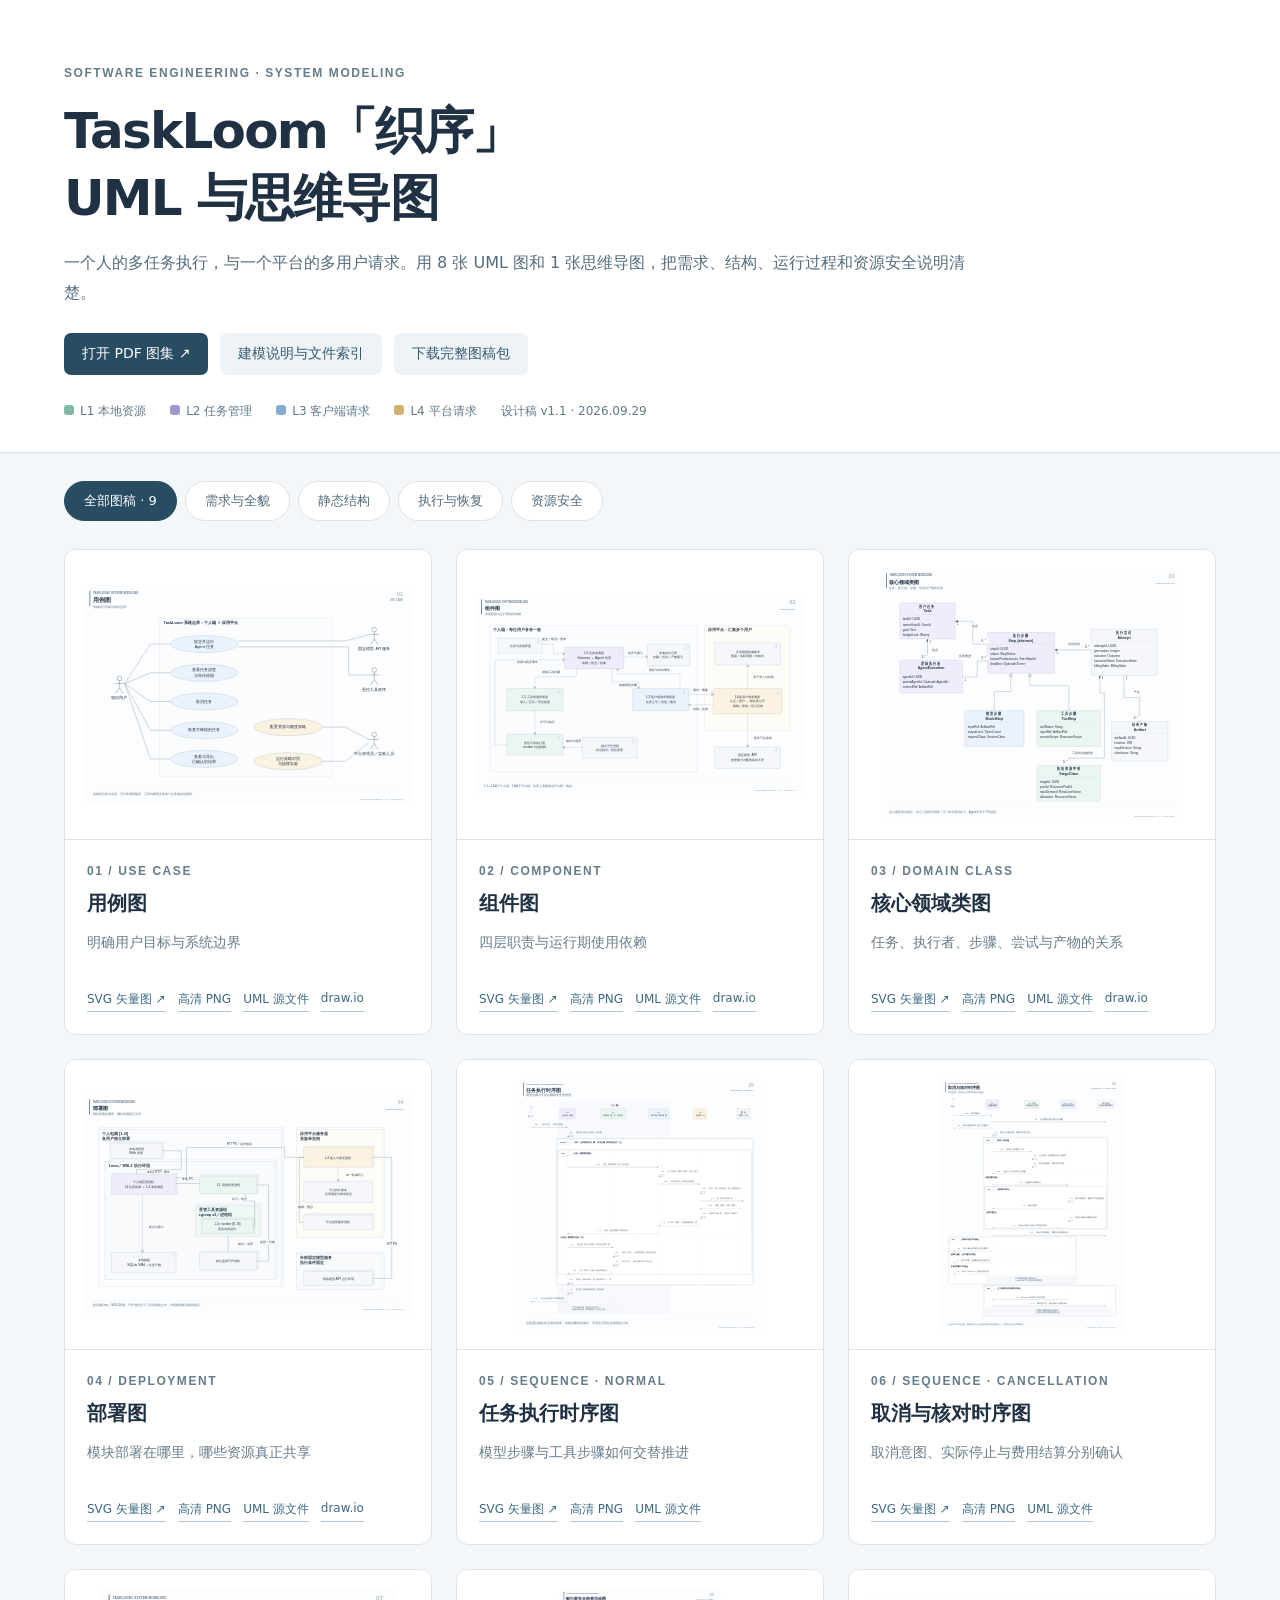
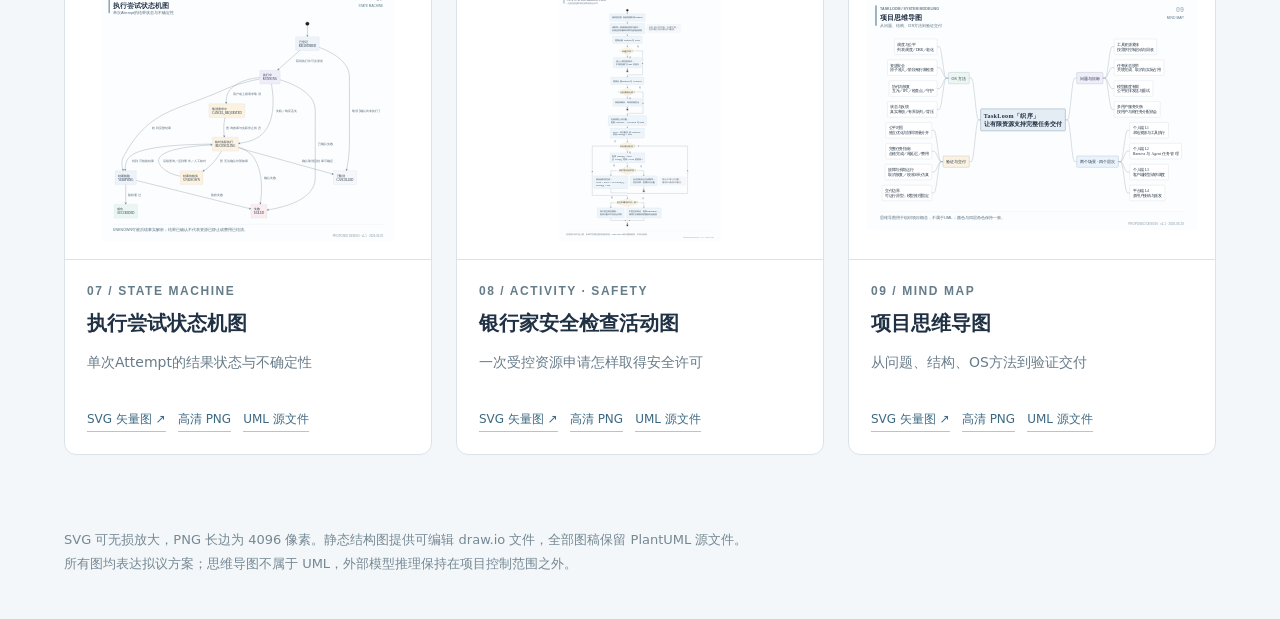
<file: docs/diagrams/index.html>
<!doctype html><html lang="zh-CN"><meta charset="utf-8"><meta name="viewport" content="width=device-width,initial-scale=1"><title>TaskLoom「织序」· 建模图集</title><style>
:root{color-scheme:light;--ink:#203144;--muted:#657c8a;--line:#dbe3e9}*{box-sizing:border-box}body{margin:0;background:#f4f7f9;color:var(--ink);font-family:"Microsoft YaHei",system-ui,sans-serif}header{padding:64px max(5vw,28px) 32px;background:#fff;border-bottom:1px solid var(--line)}.eyebrow{font:600 12px/1.5 Arial,sans-serif;letter-spacing:.13em;color:var(--muted)}h1{font-size:clamp(30px,4vw,50px);letter-spacing:-.035em;margin:16px 0}header p{max-width:920px;font-size:16px;line-height:1.9;color:#546c7d}.actions{display:flex;gap:12px;flex-wrap:wrap;margin:24px 0 10px}.actions a{padding:12px 18px;background:#284d63;color:white;text-decoration:none;border-radius:7px;font-size:14px}.actions a.secondary{background:#edf3f7;color:#365970}.legend{display:flex;gap:24px;flex-wrap:wrap;font-size:12px;color:#607988;margin-top:28px}.legend i{display:inline-block;width:10px;height:10px;border-radius:3px;margin-right:6px}.filters{display:flex;gap:8px;flex-wrap:wrap;margin:28px max(5vw,28px)}.filters button{background:#fff;border:1px solid var(--line);border-radius:30px;padding:10px 19px;font:inherit;font-size:13px;color:#536a7b;cursor:pointer}.filters button.active{background:#284d63;color:white;border-color:#284d63}main{padding:0 max(5vw,28px) 48px;display:grid;grid-template-columns:repeat(3,minmax(0,1fr));gap:24px}.card{background:#fff;border:1px solid var(--line);border-radius:12px;overflow:hidden}.preview{display:block;width:100%;height:290px;border:0;border-bottom:1px solid var(--line);padding:18px;background:#fff;cursor:zoom-in}.preview img{width:100%;height:100%;object-fit:contain}.info{padding:22px}.info h2{font-size:20px;margin:10px 0}.info p{font-size:14px;color:#687c8a;line-height:1.7;min-height:46px}.links{display:flex;gap:12px;flex-wrap:wrap}.links a{font-size:12px;color:#3c6982;text-decoration:none;border-bottom:1px solid #b1c5d2;padding-bottom:3px}footer{padding:25px 5vw 42px;color:#748894;font-size:13px;line-height:1.9}dialog{width:96vw;max-width:none;height:95vh;max-height:none;padding:0;border:0;border-radius:12px;box-shadow:0 20px 100px #172f4555;background:#edf1f4}dialog::backdrop{background:#122b3e9c}.toolbar{height:64px;display:flex;align-items:center;gap:12px;background:white;padding:0 22px;border-bottom:1px solid var(--line)}.toolbar strong{flex:1}.toolbar button{border:1px solid var(--line);background:#fff;color:#365b70;padding:7px 12px;border-radius:5px;cursor:pointer;font:inherit}.stage{height:calc(100% - 64px);overflow:auto;padding:24px;text-align:center}.stage img{max-width:none;box-shadow:0 3px 14px #20314418;background:white}kbd{font-size:11px;color:#8a9ba7}@media(max-width:1100px){main{grid-template-columns:repeat(2,minmax(0,1fr))}}@media(max-width:650px){main{grid-template-columns:1fr}.toolbar kbd{display:none}.toolbar{padding:0 10px;gap:5px}.toolbar strong{font-size:12px}}
</style><header><div class="eyebrow">SOFTWARE ENGINEERING · SYSTEM MODELING</div><h1>TaskLoom「织序」<br>UML 与思维导图</h1><p>一个人的多任务执行，与一个平台的多用户请求。用 8 张 UML 图和 1 张思维导图，把需求、结构、运行过程和资源安全说明清楚。</p><div class="actions"><a href="TaskLoom_建模图集.pdf" target="_blank">打开 PDF 图集 ↗</a><a class="secondary" href="README.md">建模说明与文件索引</a><a class="secondary" href="TaskLoom_建模图集_源文件与高清图.zip" download>下载完整图稿包</a></div><div class="legend"><span><i style="background:#83b8a7"></i>L1 本地资源</span><span><i style="background:#a099cb"></i>L2 任务管理</span><span><i style="background:#84add0"></i>L3 客户端请求</span><span><i style="background:#d0b26e"></i>L4 平台请求</span><span>设计稿 v1.1 · 2026.09.29</span></div></header><nav class="filters"><button class="active" data-filter="全部">全部图稿 · 9</button><button data-filter="需求与全貌">需求与全貌</button><button data-filter="静态结构">静态结构</button><button data-filter="执行与恢复">执行与恢复</button><button data-filter="资源安全">资源安全</button></nav><main><article class="card" data-group="需求与全貌"><button class="preview" data-index="0" aria-label="放大用例图"><img src="svg/01_use_case.svg" alt="用例图"></button><div class="info"><div class="eyebrow">01 / USE CASE</div><h2>用例图</h2><p>明确用户目标与系统边界</p><div class="links"><a href="svg/01_use_case.svg" target="_blank">SVG 矢量图 ↗</a><a href="png/01_use_case.png" download>高清 PNG</a><a href="source/01_use_case.puml" download>UML 源文件</a><a href="source/01_use_case.drawio" download>draw.io</a></div></div></article><article class="card" data-group="静态结构"><button class="preview" data-index="1" aria-label="放大组件图"><img src="svg/02_component.svg" alt="组件图"></button><div class="info"><div class="eyebrow">02 / COMPONENT</div><h2>组件图</h2><p>四层职责与运行期使用依赖</p><div class="links"><a href="svg/02_component.svg" target="_blank">SVG 矢量图 ↗</a><a href="png/02_component.png" download>高清 PNG</a><a href="source/02_component.puml" download>UML 源文件</a><a href="source/02_component.drawio" download>draw.io</a></div></div></article><article class="card" data-group="静态结构"><button class="preview" data-index="2" aria-label="放大核心领域类图"><img src="svg/03_domain_class.svg" alt="核心领域类图"></button><div class="info"><div class="eyebrow">03 / DOMAIN CLASS</div><h2>核心领域类图</h2><p>任务、执行者、步骤、尝试与产物的关系</p><div class="links"><a href="svg/03_domain_class.svg" target="_blank">SVG 矢量图 ↗</a><a href="png/03_domain_class.png" download>高清 PNG</a><a href="source/03_domain_class.puml" download>UML 源文件</a><a href="source/03_domain_class.drawio" download>draw.io</a></div></div></article><article class="card" data-group="静态结构"><button class="preview" data-index="3" aria-label="放大部署图"><img src="svg/04_deployment.svg" alt="部署图"></button><div class="info"><div class="eyebrow">04 / DEPLOYMENT</div><h2>部署图</h2><p>模块部署在哪里，哪些资源真正共享</p><div class="links"><a href="svg/04_deployment.svg" target="_blank">SVG 矢量图 ↗</a><a href="png/04_deployment.png" download>高清 PNG</a><a href="source/04_deployment.puml" download>UML 源文件</a><a href="source/04_deployment.drawio" download>draw.io</a></div></div></article><article class="card" data-group="执行与恢复"><button class="preview" data-index="4" aria-label="放大任务执行时序图"><img src="svg/05_task_sequence.svg" alt="任务执行时序图"></button><div class="info"><div class="eyebrow">05 / SEQUENCE · NORMAL</div><h2>任务执行时序图</h2><p>模型步骤与工具步骤如何交替推进</p><div class="links"><a href="svg/05_task_sequence.svg" target="_blank">SVG 矢量图 ↗</a><a href="png/05_task_sequence.png" download>高清 PNG</a><a href="source/05_task_sequence.puml" download>UML 源文件</a></div></div></article><article class="card" data-group="执行与恢复"><button class="preview" data-index="5" aria-label="放大取消与核对时序图"><img src="svg/06_cancel_recovery_sequence.svg" alt="取消与核对时序图"></button><div class="info"><div class="eyebrow">06 / SEQUENCE · CANCELLATION</div><h2>取消与核对时序图</h2><p>取消意图、实际停止与费用结算分别确认</p><div class="links"><a href="svg/06_cancel_recovery_sequence.svg" target="_blank">SVG 矢量图 ↗</a><a href="png/06_cancel_recovery_sequence.png" download>高清 PNG</a><a href="source/06_cancel_recovery_sequence.puml" download>UML 源文件</a></div></div></article><article class="card" data-group="执行与恢复"><button class="preview" data-index="6" aria-label="放大执行尝试状态机图"><img src="svg/07_attempt_state.svg" alt="执行尝试状态机图"></button><div class="info"><div class="eyebrow">07 / STATE MACHINE</div><h2>执行尝试状态机图</h2><p>单次Attempt的结果状态与不确定性</p><div class="links"><a href="svg/07_attempt_state.svg" target="_blank">SVG 矢量图 ↗</a><a href="png/07_attempt_state.png" download>高清 PNG</a><a href="source/07_attempt_state.puml" download>UML 源文件</a></div></div></article><article class="card" data-group="资源安全"><button class="preview" data-index="7" aria-label="放大银行家安全检查活动图"><img src="svg/08_bankers_activity.svg" alt="银行家安全检查活动图"></button><div class="info"><div class="eyebrow">08 / ACTIVITY · SAFETY</div><h2>银行家安全检查活动图</h2><p>一次受控资源申请怎样取得安全许可</p><div class="links"><a href="svg/08_bankers_activity.svg" target="_blank">SVG 矢量图 ↗</a><a href="png/08_bankers_activity.png" download>高清 PNG</a><a href="source/08_bankers_activity.puml" download>UML 源文件</a></div></div></article><article class="card" data-group="需求与全貌"><button class="preview" data-index="8" aria-label="放大项目思维导图"><img src="svg/09_project_mindmap.svg" alt="项目思维导图"></button><div class="info"><div class="eyebrow">09 / MIND MAP</div><h2>项目思维导图</h2><p>从问题、结构、OS方法到验证交付</p><div class="links"><a href="svg/09_project_mindmap.svg" target="_blank">SVG 矢量图 ↗</a><a href="png/09_project_mindmap.png" download>高清 PNG</a><a href="source/09_project_mindmap.puml" download>UML 源文件</a></div></div></article></main><footer>SVG 可无损放大，PNG 长边为 4096 像素。静态结构图提供可编辑 draw.io 文件，全部图稿保留 PlantUML 源文件。<br>所有图均表达拟议方案；思维导图不属于 UML，外部模型推理保持在项目控制范围之外。</footer><dialog id="viewer"><div class="toolbar"><strong id="vtitle"></strong><kbd>← → 切图 · Esc 关闭</kbd><button id="prev" aria-label="上一张">←</button><button id="next" aria-label="下一张">→</button><button id="minus" aria-label="缩小">−</button><button id="fit">适合窗口</button><button id="plus" aria-label="放大">＋</button><button id="close">关闭</button></div><div class="stage" id="stage"><img id="large" alt=""></div></dialog><script>
const diagrams=[{"key":"01_use_case","title":"用例图","type":"USE CASE","group":"需求与全貌","subtitle":"明确用户目标与系统边界","note":"连线表示参与关系，不代表调用顺序；工具与模型并非每个任务都必须调用。","index":1,"width":2130,"height":1410,"svg":"svg/01_use_case.svg","png":"png/01_use_case.png","puml":"source/01_use_case.puml","drawio":"source/01_use_case.drawio"},{"key":"02_component","title":"组件图","type":"COMPONENT","group":"静态结构","subtitle":"四层职责与运行期使用依赖","note":"L1—L3属于个人端，L4属于平台端；共享上游额度由平台唯一裁决。","index":2,"width":2230,"height":1360,"svg":"svg/02_component.svg","png":"png/02_component.png","puml":"source/02_component.puml","drawio":"source/02_component.drawio"},{"key":"03_domain_class","title":"核心领域类图","type":"DOMAIN CLASS","group":"静态结构","subtitle":"任务、执行者、步骤、尝试与产物的关系","note":"实心菱形表示组合，空心三角表示继承；0..*表示零到多个。Agent不等于OS进程。","index":3,"width":2080,"height":1730,"svg":"svg/03_domain_class.svg","png":"png/03_domain_class.png","puml":"source/03_domain_class.puml","drawio":"source/03_domain_class.drawio"},{"key":"04_deployment","title":"部署图","type":"DEPLOYMENT","group":"静态结构","subtitle":"模块部署在哪里，哪些资源真正共享","note":"拟议的Linux／WSL2部署；守护进程位于工具资源组之外，外部模型配置保持固定。","index":4,"width":2250,"height":1500,"svg":"svg/04_deployment.svg","png":"png/04_deployment.png","puml":"source/04_deployment.puml","drawio":"source/04_deployment.drawio"},{"key":"05_task_sequence","title":"任务执行时序图","type":"SEQUENCE · NORMAL","group":"执行与恢复","subtitle":"模型步骤与工具步骤如何交替推进","note":"这是通过验收的主成功场景；未来步骤动态揭示，不假定完整任务图预先已知。","index":5,"width":1917,"height":1992,"svg":"svg/05_task_sequence.svg","png":"png/05_task_sequence.png","puml":"source/05_task_sequence.puml","drawio":null},{"key":"06_cancel_recovery_sequence","title":"取消与核对时序图","type":"SEQUENCE · CANCELLATION","group":"执行与恢复","subtitle":"取消意图、实际停止与费用结算分别确认","note":"par表示可并发收敛；账本参与方为各自权威记录的逻辑汇总，不是跨主机共享数据库。","index":6,"width":1727,"height":2406,"svg":"svg/06_cancel_recovery_sequence.svg","png":"png/06_cancel_recovery_sequence.png","puml":"source/06_cancel_recovery_sequence.puml","drawio":null},{"key":"07_attempt_state","title":"执行尝试状态机图","type":"STATE MACHINE","group":"执行与恢复","subtitle":"单次Attempt的结果状态与不确定性","note":"UNKNOWN可被后续事实解析；结果已确认不代表资源已静止或费用已结清。","index":7,"width":1609,"height":1389,"svg":"svg/07_attempt_state.svg","png":"png/07_attempt_state.png","puml":"source/07_attempt_state.puml","drawio":null},{"key":"08_bankers_activity","title":"银行家安全检查活动图","type":"ACTIVITY · SAFETY","group":"资源安全","subtitle":"一次受控资源申请怎样取得安全许可","note":"仅适用于有可信上限、申请可拦截且能结束的阶段；RECHECK表示重新检查，不表示批准。","index":8,"width":1450,"height":2265,"svg":"svg/08_bankers_activity.svg","png":"png/08_bankers_activity.png","puml":"source/08_bankers_activity.puml","drawio":null},{"key":"09_project_mindmap","title":"项目思维导图","type":"MIND MAP","group":"需求与全貌","subtitle":"从问题、结构、OS方法到验证交付","note":"思维导图用于组织项目概念，不属于UML；颜色与四层角色保持一致。","index":9,"width":1635,"height":1150,"svg":"svg/09_project_mindmap.svg","png":"png/09_project_mindmap.png","puml":"source/09_project_mindmap.puml","drawio":null}],dialog=document.querySelector('#viewer'),large=document.querySelector('#large'),stage=document.querySelector('#stage');let current=0,zoom=1,base=1;
function scale(){large.style.width=diagrams[current].width*base*zoom+'px';large.style.height='auto'}function fit(){let d=diagrams[current];base=Math.min((stage.clientWidth-48)/d.width,(stage.clientHeight-48)/d.height);zoom=1;scale();stage.scrollTo(0,0)}function show(i){current=(i+diagrams.length)%diagrams.length;const d=diagrams[current];large.src=d.svg;large.alt=d.title;document.querySelector('#vtitle').textContent=String(d.index).padStart(2,'0')+' · '+d.title;if(!dialog.open)dialog.showModal();requestAnimationFrame(fit)}document.querySelectorAll('.preview').forEach(b=>b.onclick=()=>show(+b.dataset.index));document.querySelectorAll('[data-filter]').forEach(b=>b.onclick=()=>{document.querySelectorAll('[data-filter]').forEach(x=>x.classList.toggle('active',x===b));document.querySelectorAll('.card').forEach(c=>c.hidden=b.dataset.filter!=='全部'&&c.dataset.group!==b.dataset.filter)});document.querySelector('#prev').onclick=()=>show(current-1);document.querySelector('#next').onclick=()=>show(current+1);document.querySelector('#fit').onclick=fit;document.querySelector('#plus').onclick=()=>{zoom=Math.min(6,zoom*1.3);scale()};document.querySelector('#minus').onclick=()=>{zoom=Math.max(.4,zoom/1.3);scale()};document.querySelector('#close').onclick=()=>dialog.close();document.addEventListener('keydown',e=>{if(!dialog.open)return;if(e.key==='ArrowRight')show(current+1);if(e.key==='ArrowLeft')show(current-1)});
</script></html>
</file>
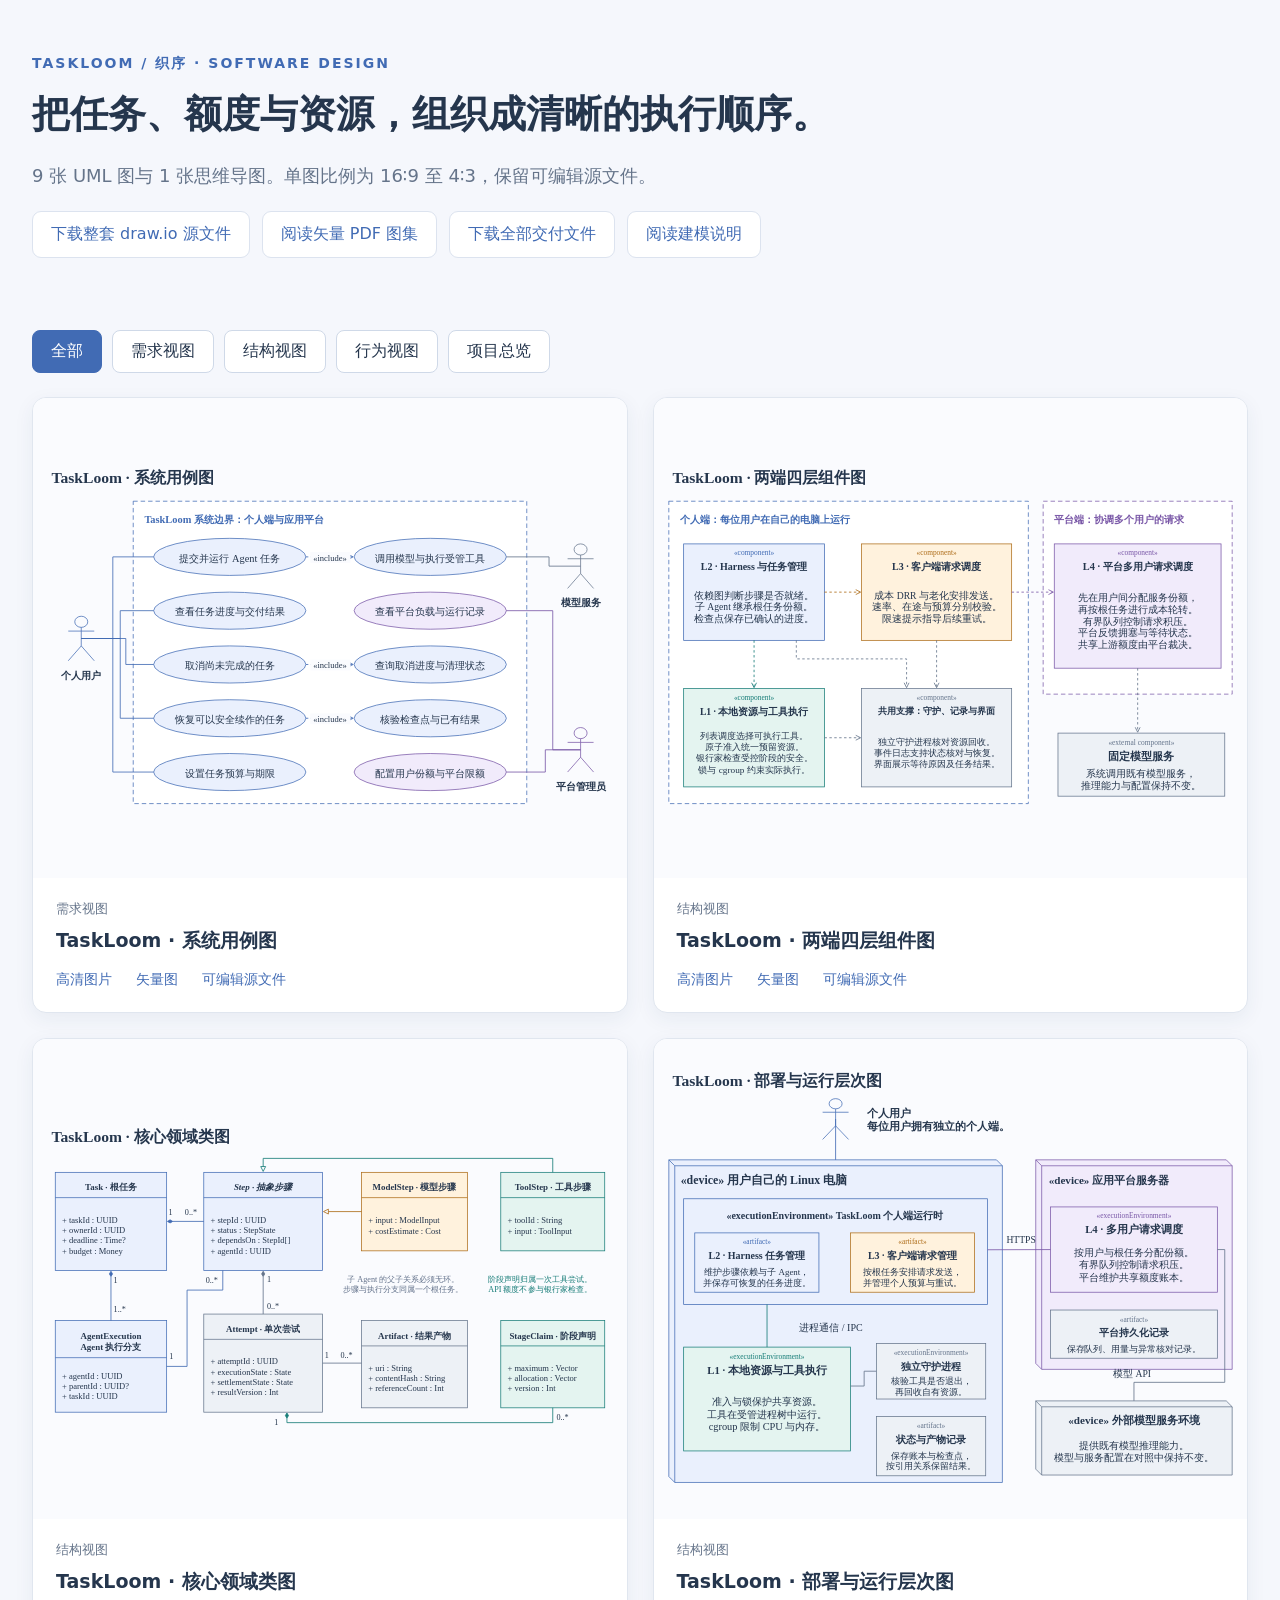
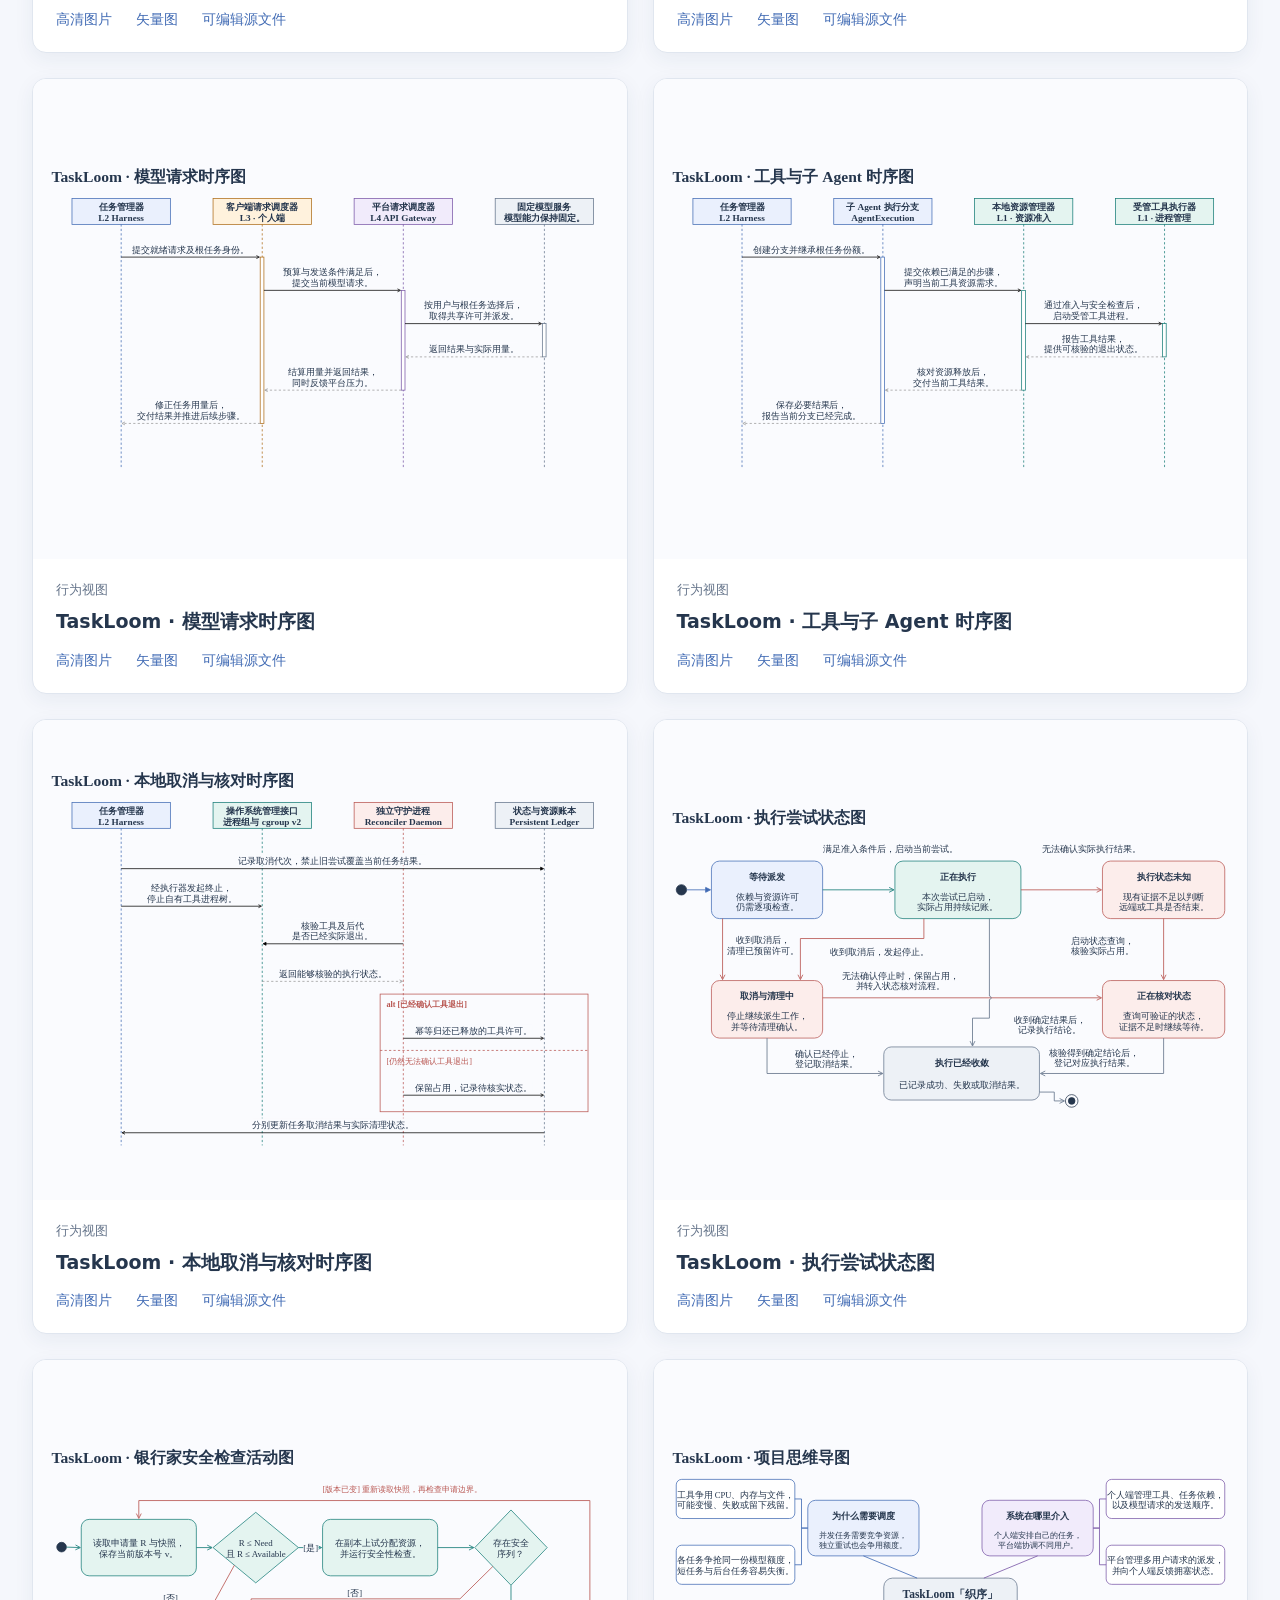
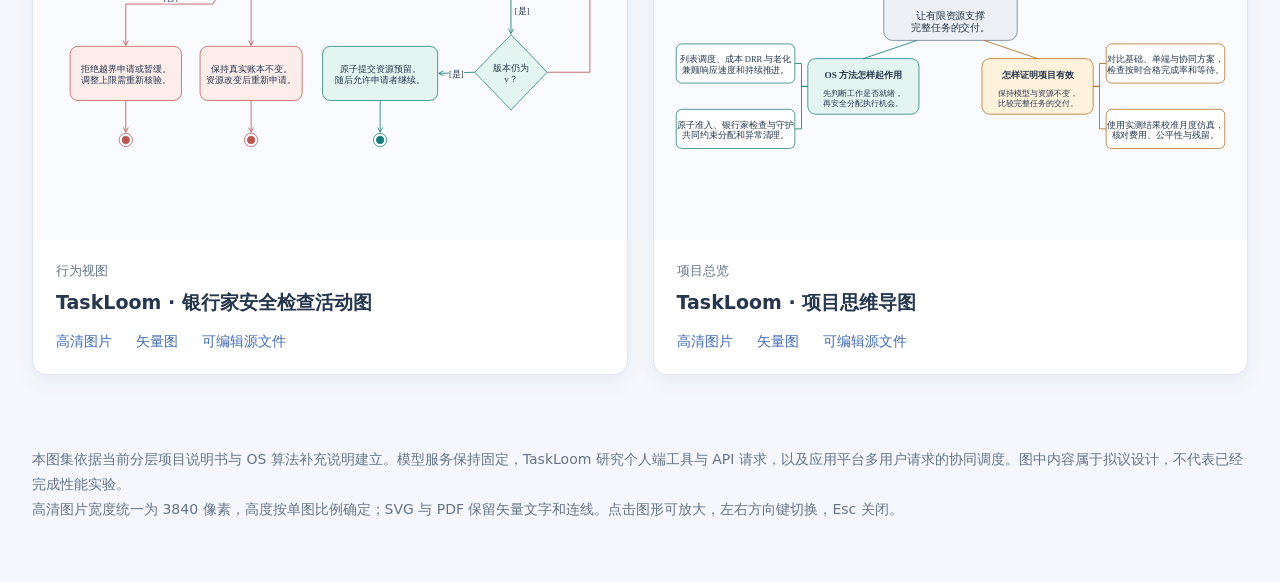
<file: docs/pictures/index.html>
<!doctype html><html lang="zh-CN"><head><meta charset="UTF-8"><meta name="viewport" content="width=device-width, initial-scale=1"><title>TaskLoom「织序」· 横版建模图集</title><style>
    :root{color-scheme:light;--ink:#25364d;--muted:#65748a;--blue:#416bb4}*{box-sizing:border-box}body{margin:0;background:#f5f7fc;color:var(--ink);font-family:"Microsoft YaHei",system-ui,sans-serif}header,main,footer{max-width:1400px;margin:auto;padding:36px 32px}header{padding-top:55px}.eyebrow{color:var(--blue);font-size:14px;font-weight:700;letter-spacing:2px}h1{font-size:38px;line-height:1.4;margin:15px 0}header p{font-size:18px;color:var(--muted);line-height:1.9;max-width:1100px}.links{display:flex;gap:12px;flex-wrap:wrap}a{color:var(--blue);text-decoration:none}.links a{padding:12px 18px;border:1px solid #dce3ef;background:white;border-radius:9px}a:hover{text-decoration:underline}.filters{display:flex;gap:10px;flex-wrap:wrap;margin-bottom:24px}button{font:inherit;cursor:pointer}.filters button,.toolbar button{background:white;border:1px solid #cfd9e8;border-radius:8px;padding:10px 18px;color:var(--ink)}.filters button.active{background:var(--blue);color:white;border-color:var(--blue)}.grid{display:grid;grid-template-columns:repeat(2,minmax(0,1fr));gap:25px}article{background:white;border:1px solid #e0e6ef;border-radius:14px;overflow:hidden;box-shadow:0 6px 20px #263c6410}article[hidden]{display:none}.preview{display:block;width:100%;padding:0;border:0;background:#fafbfe}.preview img{display:block;width:100%;height:480px;object-fit:contain;background:#fafbfe}.card-body{padding:20px 23px 23px}.category{font-size:13px;color:var(--muted)}h2{font-size:19px;line-height:1.5;margin:8px 0 16px}nav{display:flex;gap:24px;font-size:14px}footer{font-size:14px;color:var(--muted);line-height:1.8;padding-bottom:60px}dialog{padding:0;border:0;border-radius:12px;width:96vw;max-width:1900px;height:93vh;max-height:1200px;background:#f7f9fd;color:var(--ink)}dialog::backdrop{background:#122038ce}.toolbar{display:flex;align-items:center;gap:10px;flex-wrap:wrap;padding:12px 18px;border-bottom:1px solid #dce3ef}.toolbar strong{flex:1;min-width:260px;font-size:16px}.viewport{height:calc(100% - 78px);overflow:auto;display:flex;align-items:flex-start;justify-content:center;padding:16px}.viewport img{display:block;max-width:none;height:auto;flex-shrink:0;box-shadow:0 2px 20px #10203812}button:focus-visible,a:focus-visible{outline:3px solid #7957a7;outline-offset:3px}@media(max-width:800px){header,main,footer{padding:24px 16px}h1{font-size:27px}.grid{grid-template-columns:1fr}.toolbar strong{display:none}nav{gap:16px}.viewport{height:calc(100% - 122px)}}
    </style></head><body><header><div class="eyebrow">TASKLOOM / 织序 · SOFTWARE DESIGN</div><h1>把任务、额度与资源，组织成清晰的执行顺序。</h1><p>9 张 UML 图与 1 张思维导图。单图比例为 16∶9 至 4∶3，保留可编辑源文件。</p><div class="links"><a href="TaskLoom_横版建模图集.drawio" download>下载整套 draw.io 源文件</a><a href="TaskLoom_横版建模图集.pdf">阅读矢量 PDF 图集</a><a href="TaskLoom_横版图集_可编辑源文件与高清图.zip" download>下载全部交付文件</a><a href="README.md">阅读建模说明</a></div></header><main><div class="filters" aria-label="按视图筛选"><button data-filter="全部" class="active">全部</button><button data-filter="需求视图" class="">需求视图</button><button data-filter="结构视图" class="">结构视图</button><button data-filter="行为视图" class="">行为视图</button><button data-filter="项目总览" class="">项目总览</button></div><section class="grid" aria-label="全部设计图"><article data-category="需求视图"><button class="preview" data-index="0" aria-label="放大：TaskLoom · 系统用例图"><img src="svg/01_use_case.svg" alt="TaskLoom · 系统用例图" loading="eager"></button><div class="card-body"><span class="category">需求视图</span><h2>TaskLoom · 系统用例图</h2><nav><a href="png/01_use_case.png" download>高清图片</a><a href="svg/01_use_case.svg" download>矢量图</a><a href="drawio/01_use_case.drawio" download>可编辑源文件</a></nav></div></article><article data-category="结构视图"><button class="preview" data-index="1" aria-label="放大：TaskLoom · 两端四层组件图"><img src="svg/02_components.svg" alt="TaskLoom · 两端四层组件图" loading="eager"></button><div class="card-body"><span class="category">结构视图</span><h2>TaskLoom · 两端四层组件图</h2><nav><a href="png/02_components.png" download>高清图片</a><a href="svg/02_components.svg" download>矢量图</a><a href="drawio/02_components.drawio" download>可编辑源文件</a></nav></div></article><article data-category="结构视图"><button class="preview" data-index="2" aria-label="放大：TaskLoom · 核心领域类图"><img src="svg/03_domain_classes.svg" alt="TaskLoom · 核心领域类图" loading="eager"></button><div class="card-body"><span class="category">结构视图</span><h2>TaskLoom · 核心领域类图</h2><nav><a href="png/03_domain_classes.png" download>高清图片</a><a href="svg/03_domain_classes.svg" download>矢量图</a><a href="drawio/03_domain_classes.drawio" download>可编辑源文件</a></nav></div></article><article data-category="结构视图"><button class="preview" data-index="3" aria-label="放大：TaskLoom · 部署与运行层次图"><img src="svg/04_deployment.svg" alt="TaskLoom · 部署与运行层次图" loading="eager"></button><div class="card-body"><span class="category">结构视图</span><h2>TaskLoom · 部署与运行层次图</h2><nav><a href="png/04_deployment.png" download>高清图片</a><a href="svg/04_deployment.svg" download>矢量图</a><a href="drawio/04_deployment.drawio" download>可编辑源文件</a></nav></div></article><article data-category="行为视图"><button class="preview" data-index="4" aria-label="放大：TaskLoom · 模型请求时序图"><img src="svg/05_model_request_sequence.svg" alt="TaskLoom · 模型请求时序图" loading="eager"></button><div class="card-body"><span class="category">行为视图</span><h2>TaskLoom · 模型请求时序图</h2><nav><a href="png/05_model_request_sequence.png" download>高清图片</a><a href="svg/05_model_request_sequence.svg" download>矢量图</a><a href="drawio/05_model_request_sequence.drawio" download>可编辑源文件</a></nav></div></article><article data-category="行为视图"><button class="preview" data-index="5" aria-label="放大：TaskLoom · 工具与子 Agent 时序图"><img src="svg/06_tool_branch_sequence.svg" alt="TaskLoom · 工具与子 Agent 时序图" loading="eager"></button><div class="card-body"><span class="category">行为视图</span><h2>TaskLoom · 工具与子 Agent 时序图</h2><nav><a href="png/06_tool_branch_sequence.png" download>高清图片</a><a href="svg/06_tool_branch_sequence.svg" download>矢量图</a><a href="drawio/06_tool_branch_sequence.drawio" download>可编辑源文件</a></nav></div></article><article data-category="行为视图"><button class="preview" data-index="6" aria-label="放大：TaskLoom · 本地取消与核对时序图"><img src="svg/07_cancel_recovery_sequence.svg" alt="TaskLoom · 本地取消与核对时序图" loading="eager"></button><div class="card-body"><span class="category">行为视图</span><h2>TaskLoom · 本地取消与核对时序图</h2><nav><a href="png/07_cancel_recovery_sequence.png" download>高清图片</a><a href="svg/07_cancel_recovery_sequence.svg" download>矢量图</a><a href="drawio/07_cancel_recovery_sequence.drawio" download>可编辑源文件</a></nav></div></article><article data-category="行为视图"><button class="preview" data-index="7" aria-label="放大：TaskLoom · 执行尝试状态图"><img src="svg/08_attempt_state_machine.svg" alt="TaskLoom · 执行尝试状态图" loading="eager"></button><div class="card-body"><span class="category">行为视图</span><h2>TaskLoom · 执行尝试状态图</h2><nav><a href="png/08_attempt_state_machine.png" download>高清图片</a><a href="svg/08_attempt_state_machine.svg" download>矢量图</a><a href="drawio/08_attempt_state_machine.drawio" download>可编辑源文件</a></nav></div></article><article data-category="行为视图"><button class="preview" data-index="8" aria-label="放大：TaskLoom · 银行家安全检查活动图"><img src="svg/09_bankers_activity.svg" alt="TaskLoom · 银行家安全检查活动图" loading="eager"></button><div class="card-body"><span class="category">行为视图</span><h2>TaskLoom · 银行家安全检查活动图</h2><nav><a href="png/09_bankers_activity.png" download>高清图片</a><a href="svg/09_bankers_activity.svg" download>矢量图</a><a href="drawio/09_bankers_activity.drawio" download>可编辑源文件</a></nav></div></article><article data-category="项目总览"><button class="preview" data-index="9" aria-label="放大：TaskLoom · 项目思维导图"><img src="svg/10_project_mindmap.svg" alt="TaskLoom · 项目思维导图" loading="eager"></button><div class="card-body"><span class="category">项目总览</span><h2>TaskLoom · 项目思维导图</h2><nav><a href="png/10_project_mindmap.png" download>高清图片</a><a href="svg/10_project_mindmap.svg" download>矢量图</a><a href="drawio/10_project_mindmap.drawio" download>可编辑源文件</a></nav></div></article></section></main><footer>本图集依据当前分层项目说明书与 OS 算法补充说明建立。模型服务保持固定，TaskLoom 研究个人端工具与 API 请求，以及应用平台多用户请求的协同调度。图中内容属于拟议设计，不代表已经完成性能实验。<br>高清图片宽度统一为 3840 像素，高度按单图比例确定；SVG 与 PDF 保留矢量文字和连线。点击图形可放大，左右方向键切换，Esc 关闭。</footer><dialog id="viewer" aria-label="放大查看设计图"><div class="toolbar"><strong id="current-title"></strong><button id="previous" aria-label="上一张">上一张</button><button id="fit">适应窗口</button><button id="zoom">放大 25%</button><button id="next" aria-label="下一张">下一张</button><button id="close">关闭</button></div><div class="viewport"><img id="large" alt=""></div></dialog><script>
    const diagrams=[{"stem": "01_use_case", "title": "TaskLoom · 系统用例图", "category": "需求视图", "canvas": [1600, 1000]}, {"stem": "02_components", "title": "TaskLoom · 两端四层组件图", "category": "结构视图", "canvas": [1600, 1000]}, {"stem": "03_domain_classes", "title": "TaskLoom · 核心领域类图", "category": "结构视图", "canvas": [1600, 900]}, {"stem": "04_deployment", "title": "TaskLoom · 部署与运行层次图", "category": "结构视图", "canvas": [1600, 1200]}, {"stem": "05_model_request_sequence", "title": "TaskLoom · 模型请求时序图", "category": "行为视图", "canvas": [1600, 900]}, {"stem": "06_tool_branch_sequence", "title": "TaskLoom · 工具与子 Agent 时序图", "category": "行为视图", "canvas": [1600, 900]}, {"stem": "07_cancel_recovery_sequence", "title": "TaskLoom · 本地取消与核对时序图", "category": "行为视图", "canvas": [1600, 1100]}, {"stem": "08_attempt_state_machine", "title": "TaskLoom · 执行尝试状态图", "category": "行为视图", "canvas": [1600, 900]}, {"stem": "09_bankers_activity", "title": "TaskLoom · 银行家安全检查活动图", "category": "行为视图", "canvas": [1600, 900]}, {"stem": "10_project_mindmap", "title": "TaskLoom · 项目思维导图", "category": "项目总览", "canvas": [1600, 900]}];let current=0,scale=1;const viewer=document.querySelector('#viewer'),large=document.querySelector('#large');
    function size(){const box=document.querySelector('.viewport');const width=Math.min(box.clientWidth-34,(box.clientHeight-34)*(diagrams[current].canvas[0]/diagrams[current].canvas[1]));large.style.width=Math.round(width*scale)+'px';box.style.justifyContent=scale>1?'flex-start':'center';}
    function show(index){current=(index+diagrams.length)%diagrams.length;const item=diagrams[current];scale=1;large.src='svg/'+item.stem+'.svg';large.alt=item.title;document.querySelector('#current-title').textContent=item.title;if(!viewer.open)viewer.showModal();requestAnimationFrame(size);}
    document.querySelectorAll('.preview').forEach(b=>b.addEventListener('click',()=>show(Number(b.dataset.index))));document.querySelector('#previous').onclick=()=>show(current-1);document.querySelector('#next').onclick=()=>show(current+1);document.querySelector('#close').onclick=()=>viewer.close();document.querySelector('#fit').onclick=()=>{scale=1;size()};document.querySelector('#zoom').onclick=()=>{scale=Math.min(scale+.25,3);size()};document.querySelectorAll('.filters button').forEach(button=>button.onclick=()=>{document.querySelectorAll('.filters button').forEach(b=>b.classList.toggle('active',b===button));document.querySelectorAll('article').forEach(a=>a.hidden=button.dataset.filter!=='全部'&&a.dataset.category!==button.dataset.filter)});document.addEventListener('keydown',e=>{if(!viewer.open)return;if(e.key==='ArrowRight')show(current+1);if(e.key==='ArrowLeft')show(current-1)});window.addEventListener('resize',()=>{if(viewer.open)size()});
    </script></body></html>
</file>
